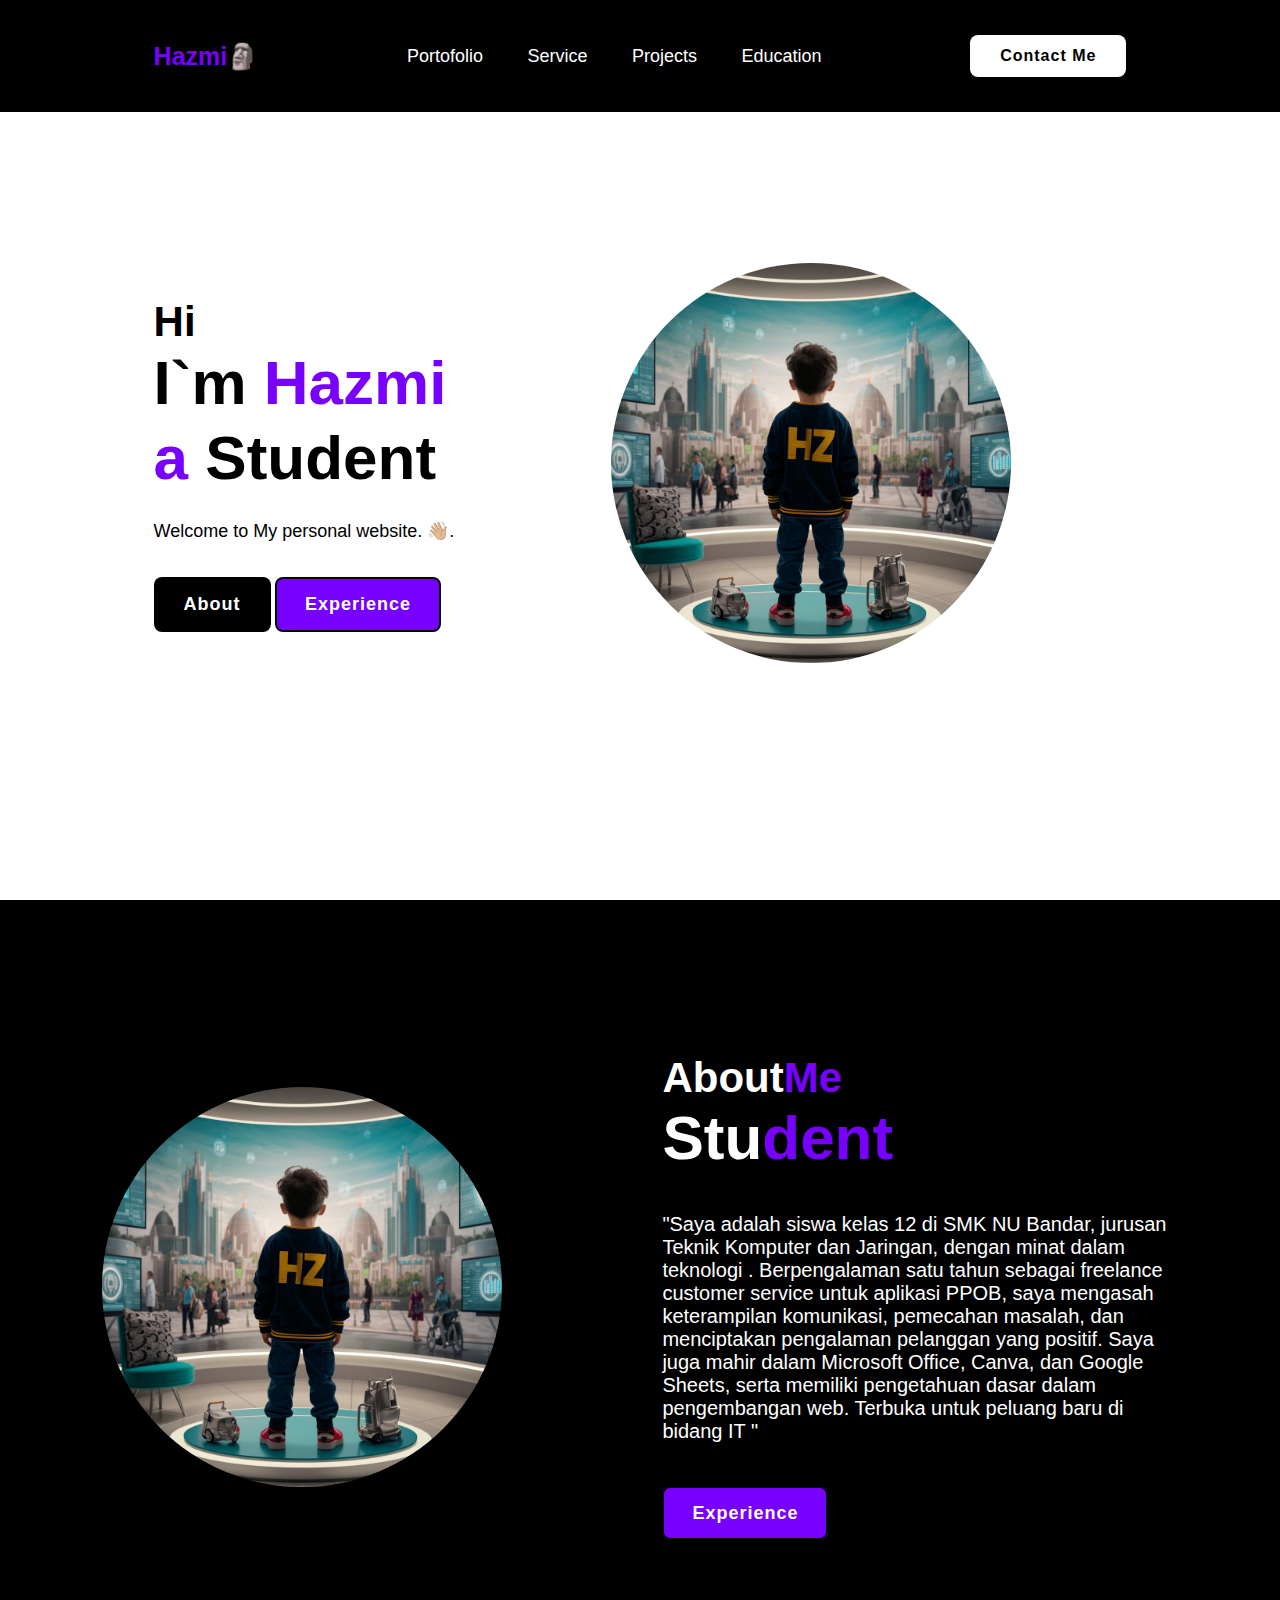
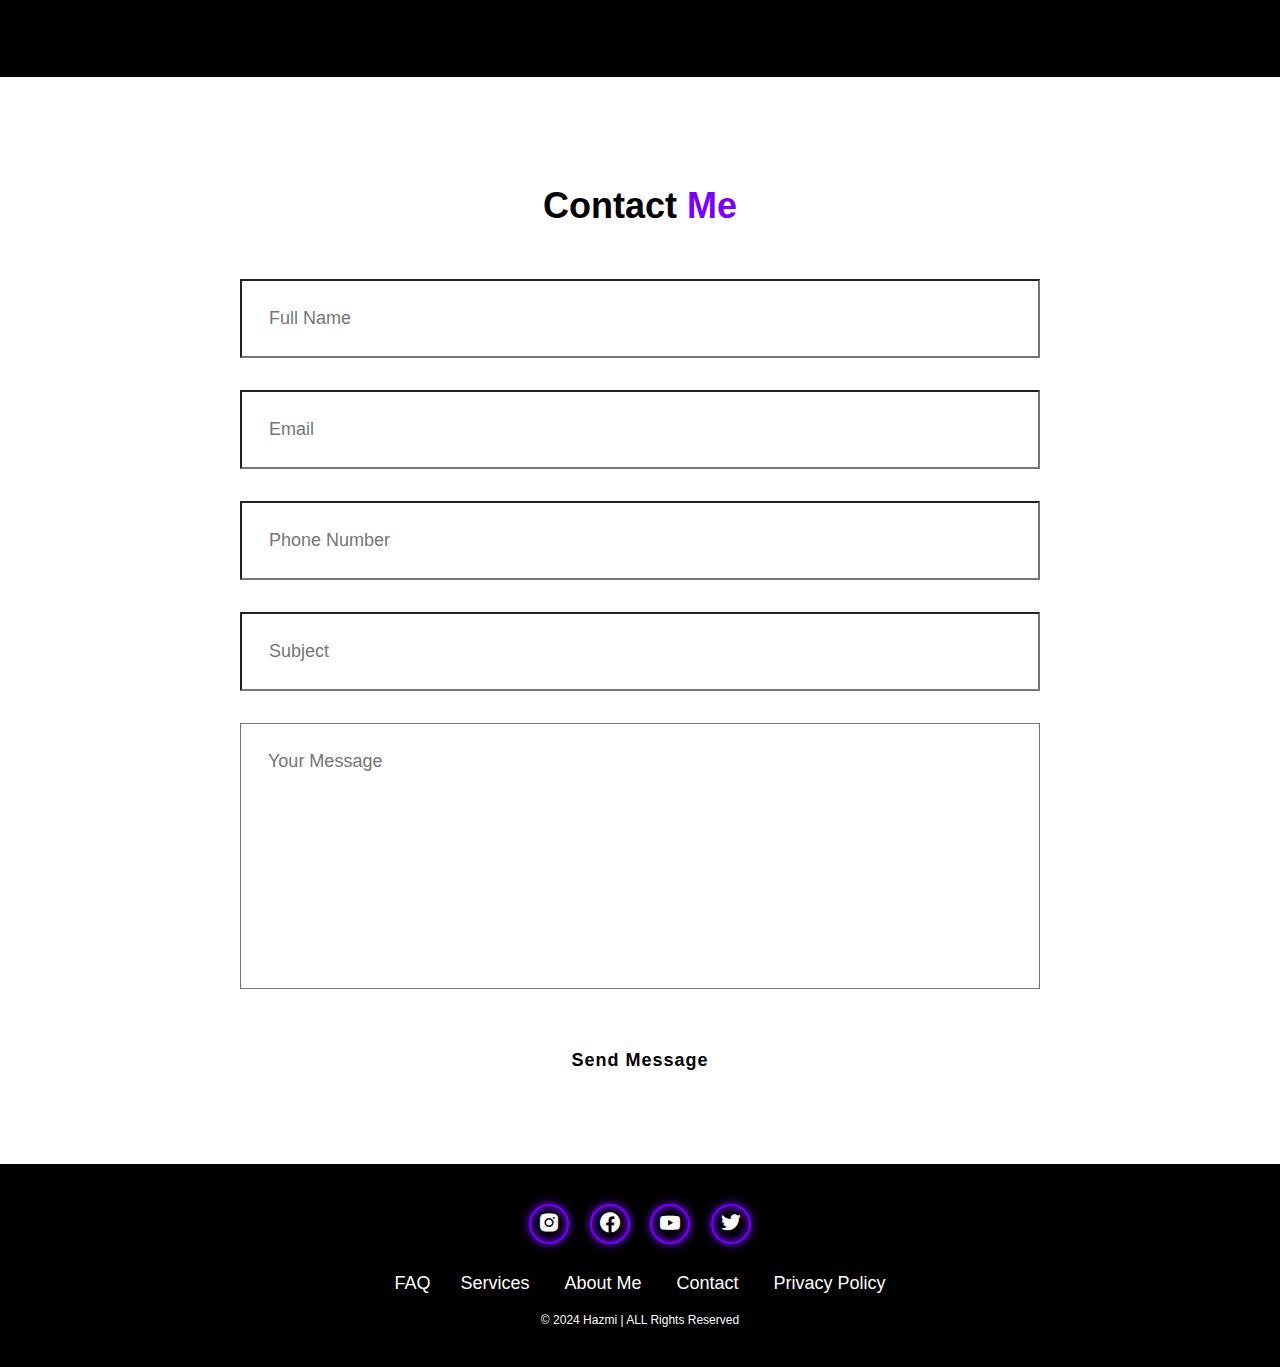
<file: index.html>
<!DOCTYPE html>
<html lang="en">

<head>
    <meta charset="UTF-8">
    <meta name="viewport" content="width=device-width, initial-scale=1.0">
    <title>Tugas Akhir</title>
    <link rel="stylesheet" href="style.css">
    <link href='https://unpkg.com/boxicons@2.1.4/css/boxicons.min.css' rel='stylesheet'>
</head>
<header class="header">
    <a href="#" class="logo"><span>Hazmi</span>🗿</a>

    <nav class="navbar">
        <a href="#" class="active">Portofolio</a>
        <a href="#">Service</a>
        <a href="#">Projects</a>
        <a href="#">Education</a>
    </nav>

    <a href="#" class="contact">Contact Me</a>

</header>

<section class="home">
    <div class="home-content">
        <h3>Hi</h3>

        <h1>I`m<span> Hazmi<br> a </span>Student</h1>

        <p>Welcome to My personal website. 👋🏼.</p>

        <div class="btn-box"></div>
        <button class="btn-1">About</button>
        <button class="btn-2">Experience</button>
    </div>
    <div class="img-box">
        <img src="asset/image.jpg" alt="">
    </div>
</section>

<section class="about">
    <div class="about-img">
        <img src="asset/image.jpg" alt="">
    </div>

    <div class="about-content">
        <h2 class="heading">About<span>Me</span></h2>
        <h3>Stu<span>dent</span></h3>
        <p>"Saya adalah siswa kelas 12 di SMK NU Bandar, jurusan Teknik Komputer dan Jaringan, dengan minat dalam teknologi . Berpengalaman satu tahun sebagai freelance customer service untuk aplikasi PPOB, saya mengasah keterampilan komunikasi, pemecahan masalah, dan menciptakan pengalaman pelanggan yang positif. Saya juga mahir dalam Microsoft Office, Canva, dan Google Sheets, serta memiliki pengetahuan dasar dalam pengembangan web. Terbuka untuk peluang baru di bidang IT "
        </p>
        <a href="#" class="btn-2">Experience</a>

    </div>
</section>
<section class="contact-from">
    <h2 class="contact-me">Contact <span>Me</span></h2>

    <form action="#">
        <div class="input-box">
            <input type="text" placeholder="Full Name">
            <input type="email" placeholder="Email">

            <div class="input-box">
                <input type="number" placeholder="Phone Number">
                <input type="text" placeholder="Subject">

                <textarea name="" id="" cols="30" rows="10" placeholder="Your Message"></textarea>
                <input type="submit" value="Send Message" class="btn-1">
            </div>
        </div>
    </form>
</section>
<footer class="footer">
    <div class="social">
        <a href="#"><i class='bx bxl-instagram-alt'></i></a>
        <a href="#"><i class='bx bxl-facebook-circle'></i></a>
        <a href="https://www.youtube.com/watch?v=xvFZjo5PgG0"><i class='bx bxl-youtube'></i></a>
        <a href="#"><i class='bx bxl-twitter'></i></a>
    </div>
    <ul class="list">
        <li>
            <a href="#">FAQ</a>
        <li>
            <a href="#">Services</a>
        </li>
        <li>
            <a href="#">About Me</a>
        </li>
        <li>
            <a href="#">Contact</a>
        </li>
        </li>
        <li>
            <a href="#">Privacy Policy</a>
        </li>
    </ul>
    <p class="copyright">© 2024 Hazmi | ALL Rights Reserved</p>
</footer>

<body>
</body>

</html>
</file>
<file: style.css>
*{
    margin: 0;
    padding: 0;
    box-sizing: border-box;
    font-family: 'Poppins',sans-serif;
    text-decoration: none;
    list-style: none;
}
.header{
    position: fixed;
    top: 0;
    left: 0;
    width: 100%;
    padding: 35px 12%;
    background-color: rgb(0, 0, 0);
    backdrop-filter: blur(10px);
    display: flex;
    justify-content: space-between;
    align-items: center;
    z-index: 100;
}
.logo{
    font-size: 25px;
    color: white;
    font-weight: 600;
    transition: 0.8s ease;
}
.logo:hover{
    color: rgb(191, 87, 255);
    text-shadow: 0 0 25px rgb(255, 255, 255),
                 0 0 50px rgb(255, 255, 255);
                 transform: scale(1.1);
}
span{
    color: rgb(119, 0, 255);
}
.navbar a{
    font-size: 18px;
    color: white;
    font-weight: 500;
    margin: 0 20px;
    border-bottom: 3px solid transparent;
    transition: 0.8s;
}
.navbar a:hover,
.navbar a:active{
    color: rgb(255, 255, 255);
    border-bottom: 3px solid rgb(255, 255, 255);
}
.contact{
    padding: 10px 28px;
    background-color: rgb(255, 255, 255);
    color: black;
    border: 2px solid transparent;
    border-radius: 8px;
    font-size: 16px;
    letter-spacing: 1px;
    font-weight: 600;
    transition: 0.5s ease;
}
.contact:hover{
    background-color: rgba(119, 0, 255);
    box-shadow: 0 0 25px rgb(255, 255, 255);
    color: rgb(0, 0, 0);
}
.home{
    width: 100%;
    min-height: 100vh;
    background: rgba(255, 253, 253, 0);
    display: flex;
    align-items: center;
    gap: 7em;
    padding: 30px 12% 0;
}
.home-content{
    max-width: 800px;
}
.home-content h3{
    font-size: 42px;
}
.home-content h1{
font-size: 62px;
line-height: 1.2;
}
.home-content p{
    font-size: 18px;
    margin: 25px 0 35px;
}
.btn-box{
    width: 345px;
    display: flex;
    gap: 2em;
}
.btn-1{
    padding: 15px 28px;
    background-color: black;
    color: white;
    border: 2px solid transparent;
    border-radius: 8px;
    font-size: 18px;
    letter-spacing: 1px;
    font-weight: 600;
    transition: 0.5 ease;
    cursor: pointer;
}
.btn-1:hover{
    background-color: white;
    color: black;
    border: 2px solid black;
}
.btn-2{
    padding: 15px 28px;
    background-color: rgba(119, 0, 255);
    color: rgb(255, 255, 255);
    border: 2px solid black;
    border-radius: 8px;
    font-size: 18px;
    letter-spacing: 1px;
    font-weight: 600;
    transition: 0.5 ease;
    cursor: pointer;
}
.btn-2:hover{
    background-color: white;
    color: rgba(119, 0, 255);
}
.img-box img{
    border-radius: 50%;
    width: 400px;
}

::-webkit-scrollbar{
    width: 10px;
}
::-webkit-scrollbar-thumb{
    background-color: black;
}
::-webkit-scrollbar-track{
    background-color: white;
    width: 25px;
}

.about{
    display: flex;
    justify-content: center;
    align-items: center;
    padding: 12% 8%;
    gap: 10em;
    background: black;
}
.about-img img{
    position: relative;
    width: 400px;
    box-shadow: 0 0 25px black,
                0 0 50px black;
    border-radius: 50%;
}
.about-content h2{
    text-align: left;
    color: white;
    font-size: 42px;
}
.about-content h3{
    font-size: 62px;
    color: white;
}
.about-content p{
    color: white;
    font-size: 20px;
    margin: 2em 0 3em;
}

.contact-from h2{
    text-align: center;
    margin-top: 3em;
    margin-bottom: 1em;
    font-size: 36px;
}
.contact-from form{
    max-width: 50em;
    margin: 1rem auto;
    text-align: center;
    margin-bottom: 3em;
}
.contact-from form .input-box{
    display: flex;
    justify-content: center;
    flex-wrap: wrap;
}

.contact-from form .input-box input,
.contact-from form textarea{
    width: 100%;
    padding: 1.5em;
    font-size: 18px;
    color: rgb(0, 0, 0);
    background: rgb(255, 255, 255);
    margin: 1rem 0 ;
    resize: none;
}
.footer{
    position: relative;
    bottom: 0;
    width: 100%;
    padding: 40px 0;
    background-color: black;
}
.footer .social{
    text-align: center;
    padding-bottom: 25px;
    color: white;
}
.footer .social a{
    font-size: 24px;
    color: white;
    border: 2px solid rgba(119, 0, 255);
    width: 40px;
    height: 40px;
    line-height: 38px;
    display: inline-block;
    text-align: center;
    border-radius: 50%;
    margin: 0 8px;
    box-shadow: inset 0 0 10px rgba(119, 0, 255), 0 0 10px rgba(119, 0, 255);
    transition: 0.5s ease;
}
.footer .social a:hover{
    transform: scale(1.2)translateY(-10px);
    color: rgb(255, 255, 255);
    border: 2px solid rgba(119, 0, 255);
}
.footer ul{
    margin-top: 0;
    padding: 0;
    font-size: 18px;
    line-height: 1.6;
    margin-bottom: 0;
    text-align: center;
}
.footer ul li a{
    color: white;
    border-bottom: 3px solid transparent;
    transition: 0.5s ease;
}
.footer ul li a:hover{
    border-bottom: 3px solid rgba(119, 0, 255);
}
.footer ul li{
    display: inline-block;
    padding: 0 15px;
}
.footer .copyright{
    margin-top: 15px;
    text-align: center;
    font-size: 12px;
    color: white;
}
</file>
